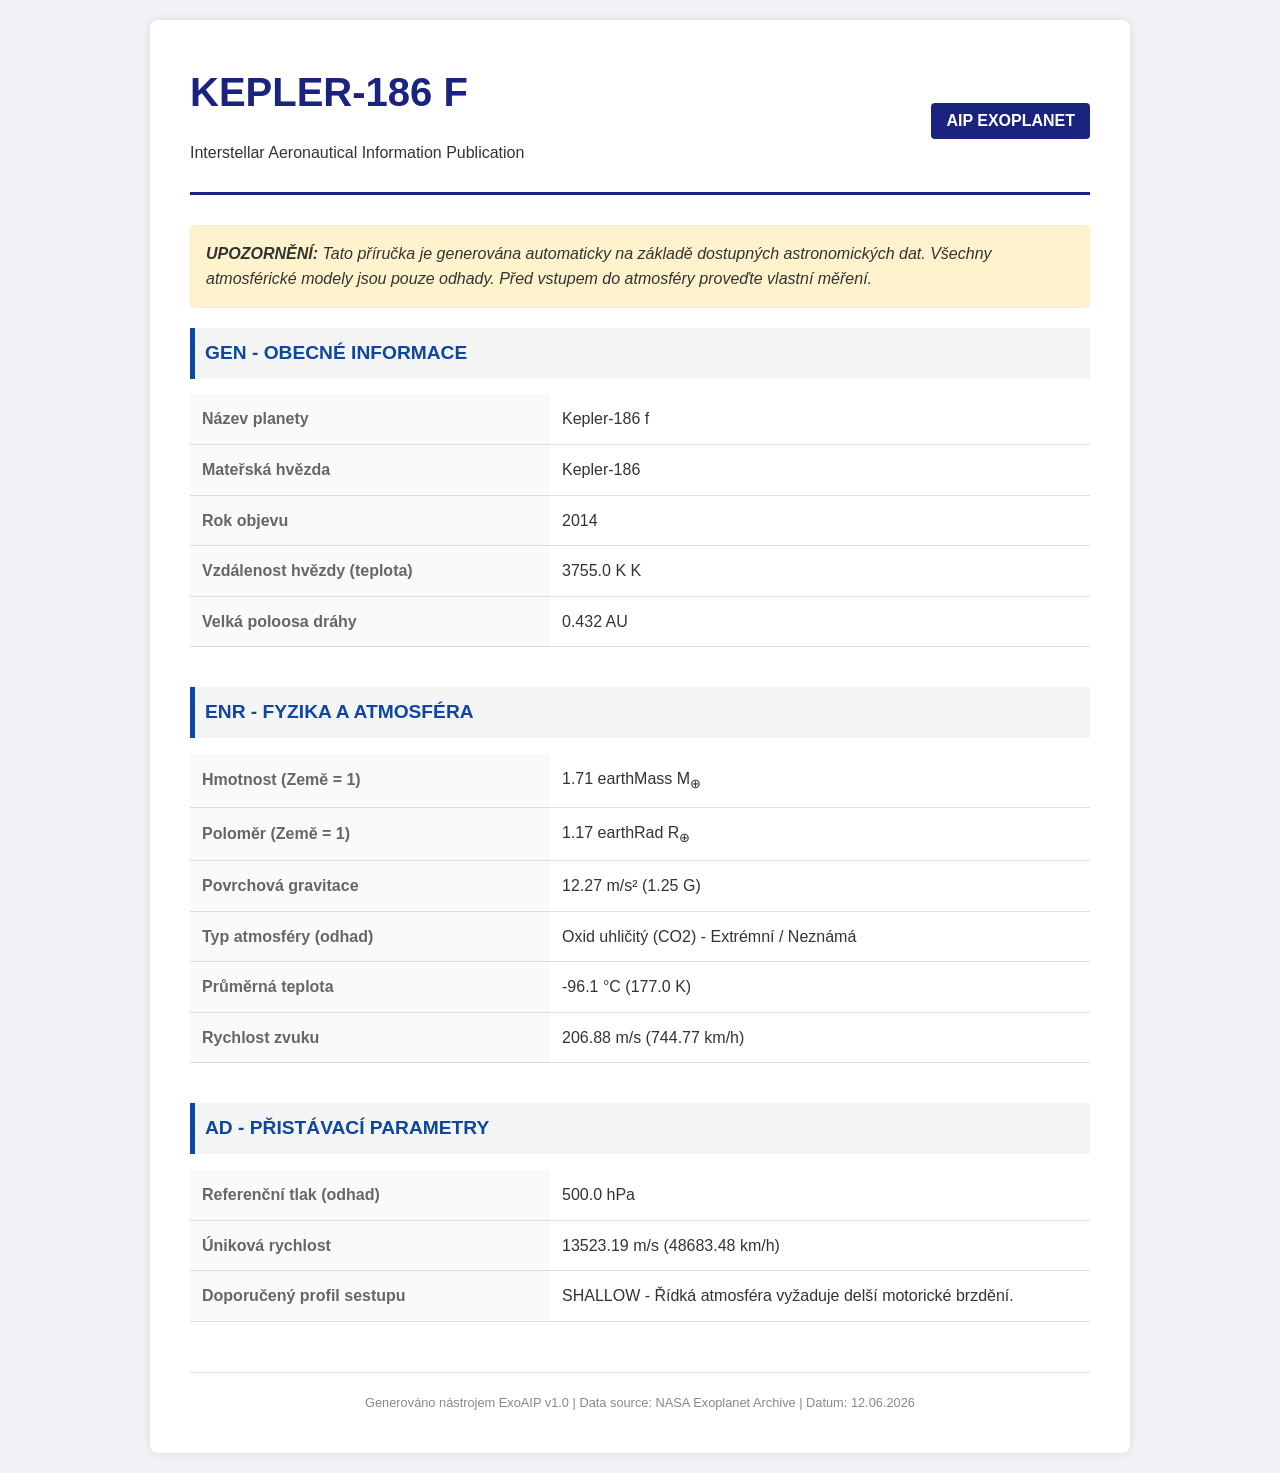
<file: Kepler_186_f_AIP.html>
<!DOCTYPE html>
<html lang="cs">
<head>
    <meta charset="UTF-8">
    <meta name="viewport" content="width=device-width, initial-scale=1.0">
    <title>AIP - Kepler-186 f</title>
    <style>
        :root {
            --primary-color: #1a237e;
            --secondary-color: #0d47a1;
            --accent-color: #f5f5f5;
            --text-color: #333;
            --border-color: #ddd;
        }
        body {
            font-family: 'Segoe UI', Tahoma, Geneva, Verdana, sans-serif;
            line-height: 1.6;
            color: var(--text-color);
            margin: 0;
            padding: 0;
            background-color: #f0f2f5;
        }
        .container {
            max-width: 900px;
            margin: 20px auto;
            background: #fff;
            padding: 40px;
            box-shadow: 0 0 10px rgba(0,0,0,0.1);
            border-radius: 8px;
        }
        header {
            border-bottom: 3px solid var(--primary-color);
            margin-bottom: 30px;
            padding-bottom: 10px;
            display: flex;
            justify-content: space-between;
            align-items: center;
        }
        header h1 {
            margin: 0;
            color: var(--primary-color);
            font-size: 2.5em;
            text-transform: uppercase;
        }
        .aip-label {
            background: var(--primary-color);
            color: #fff;
            padding: 5px 15px;
            border-radius: 4px;
            font-weight: bold;
        }
        section {
            margin-bottom: 40px;
        }
        h2 {
            background: var(--accent-color);
            padding: 10px;
            border-left: 5px solid var(--secondary-color);
            color: var(--secondary-color);
            text-transform: uppercase;
            font-size: 1.2em;
        }
        table {
            width: 100%;
            border-collapse: collapse;
            margin-top: 10px;
        }
        th, td {
            text-align: left;
            padding: 12px;
            border-bottom: 1px solid var(--border-color);
        }
        th {
            width: 40%;
            background-color: #fafafa;
            color: #666;
            font-weight: 600;
        }
        .footer {
            margin-top: 50px;
            font-size: 0.8em;
            text-align: center;
            color: #888;
            border-top: 1px solid var(--border-color);
            padding-top: 20px;
        }
        .warning {
            background-color: #fff3cd;
            border: 1px solid #ffeeba;
            padding: 15px;
            border-radius: 4px;
            margin: 20px 0;
            font-style: italic;
        }
    </style>
</head>
<body>
    <div class="container">
        <header>
            <div>
                <h1>Kepler-186 f</h1>
                <p>Interstellar Aeronautical Information Publication</p>
            </div>
            <div class="aip-label">AIP EXOPLANET</div>
        </header>

        <div class="warning">
            <strong>UPOZORNĚNÍ:</strong> Tato příručka je generována automaticky na základě dostupných astronomických dat. Všechny atmosférické modely jsou pouze odhady. Před vstupem do atmosféry proveďte vlastní měření.
        </div>

        <section id="gen">
            <h2>GEN - Obecné informace</h2>
            <table>
                <tr>
                    <th>Název planety</th>
                    <td>Kepler-186 f</td>
                </tr>
                <tr>
                    <th>Mateřská hvězda</th>
                    <td>Kepler-186</td>
                </tr>
                <tr>
                    <th>Rok objevu</th>
                    <td>2014</td>
                </tr>
                <tr>
                    <th>Vzdálenost hvězdy (teplota)</th>
                    <td>3755.0 K K</td>
                </tr>
                <tr>
                    <th>Velká poloosa dráhy</th>
                    <td>0.432 AU</td>
                </tr>
            </table>
        </section>

        <section id="enr">
            <h2>ENR - Fyzika a atmosféra</h2>
            <table>
                <tr>
                    <th>Hmotnost (Země = 1)</th>
                    <td>1.71 earthMass M<sub>⊕</sub></td>
                </tr>
                <tr>
                    <th>Poloměr (Země = 1)</th>
                    <td>1.17 earthRad R<sub>⊕</sub></td>
                </tr>
                <tr>
                    <th>Povrchová gravitace</th>
                    <td>12.27 m/s² (1.25 G)</td>
                </tr>
                <tr>
                    <th>Typ atmosféry (odhad)</th>
                    <td>Oxid uhličitý (CO2) - Extrémní / Neznámá</td>
                </tr>
                <tr>
                    <th>Průměrná teplota</th>
                    <td>-96.1 °C (177.0 K)</td>
                </tr>
                <tr>
                    <th>Rychlost zvuku</th>
                    <td>206.88 m/s (744.77 km/h)</td>
                </tr>
            </table>
        </section>

        <section id="ad">
            <h2>AD - Přistávací parametry</h2>
            <table>
                <tr>
                    <th>Referenční tlak (odhad)</th>
                    <td>500.0 hPa</td>
                </tr>
                <tr>
                    <th>Úniková rychlost</th>
                    <td>13523.19 m/s (48683.48 km/h)</td>
                </tr>
                <tr>
                    <th>Doporučený profil sestupu</th>
                    <td>
                        
                            SHALLOW - Řídká atmosféra vyžaduje delší motorické brzdění.
                        
                    </td>
                </tr>
            </table>
        </section>

        <div class="footer">
            Generováno nástrojem ExoAIP v1.0 | Data source: NASA Exoplanet Archive | Datum: 12.06.2026
        </div>
    </div>
</body>
</html>
</file>
